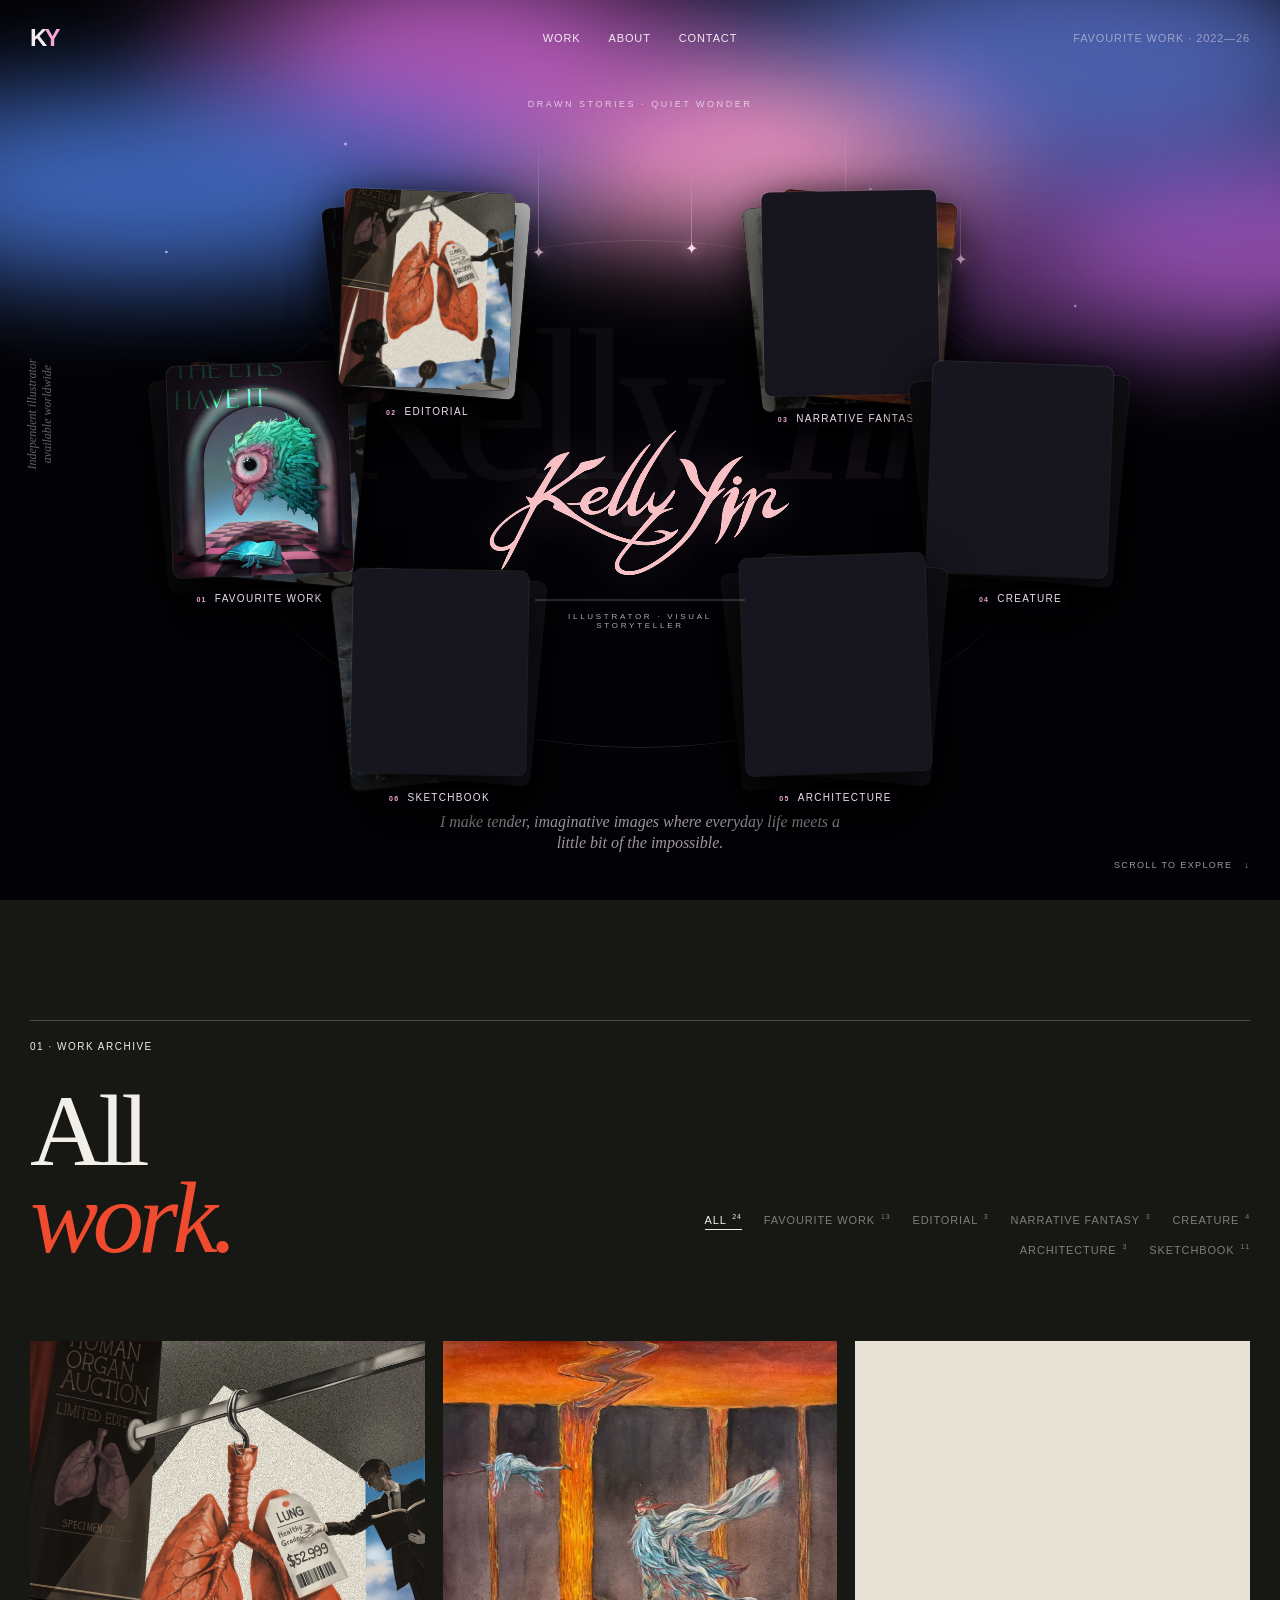
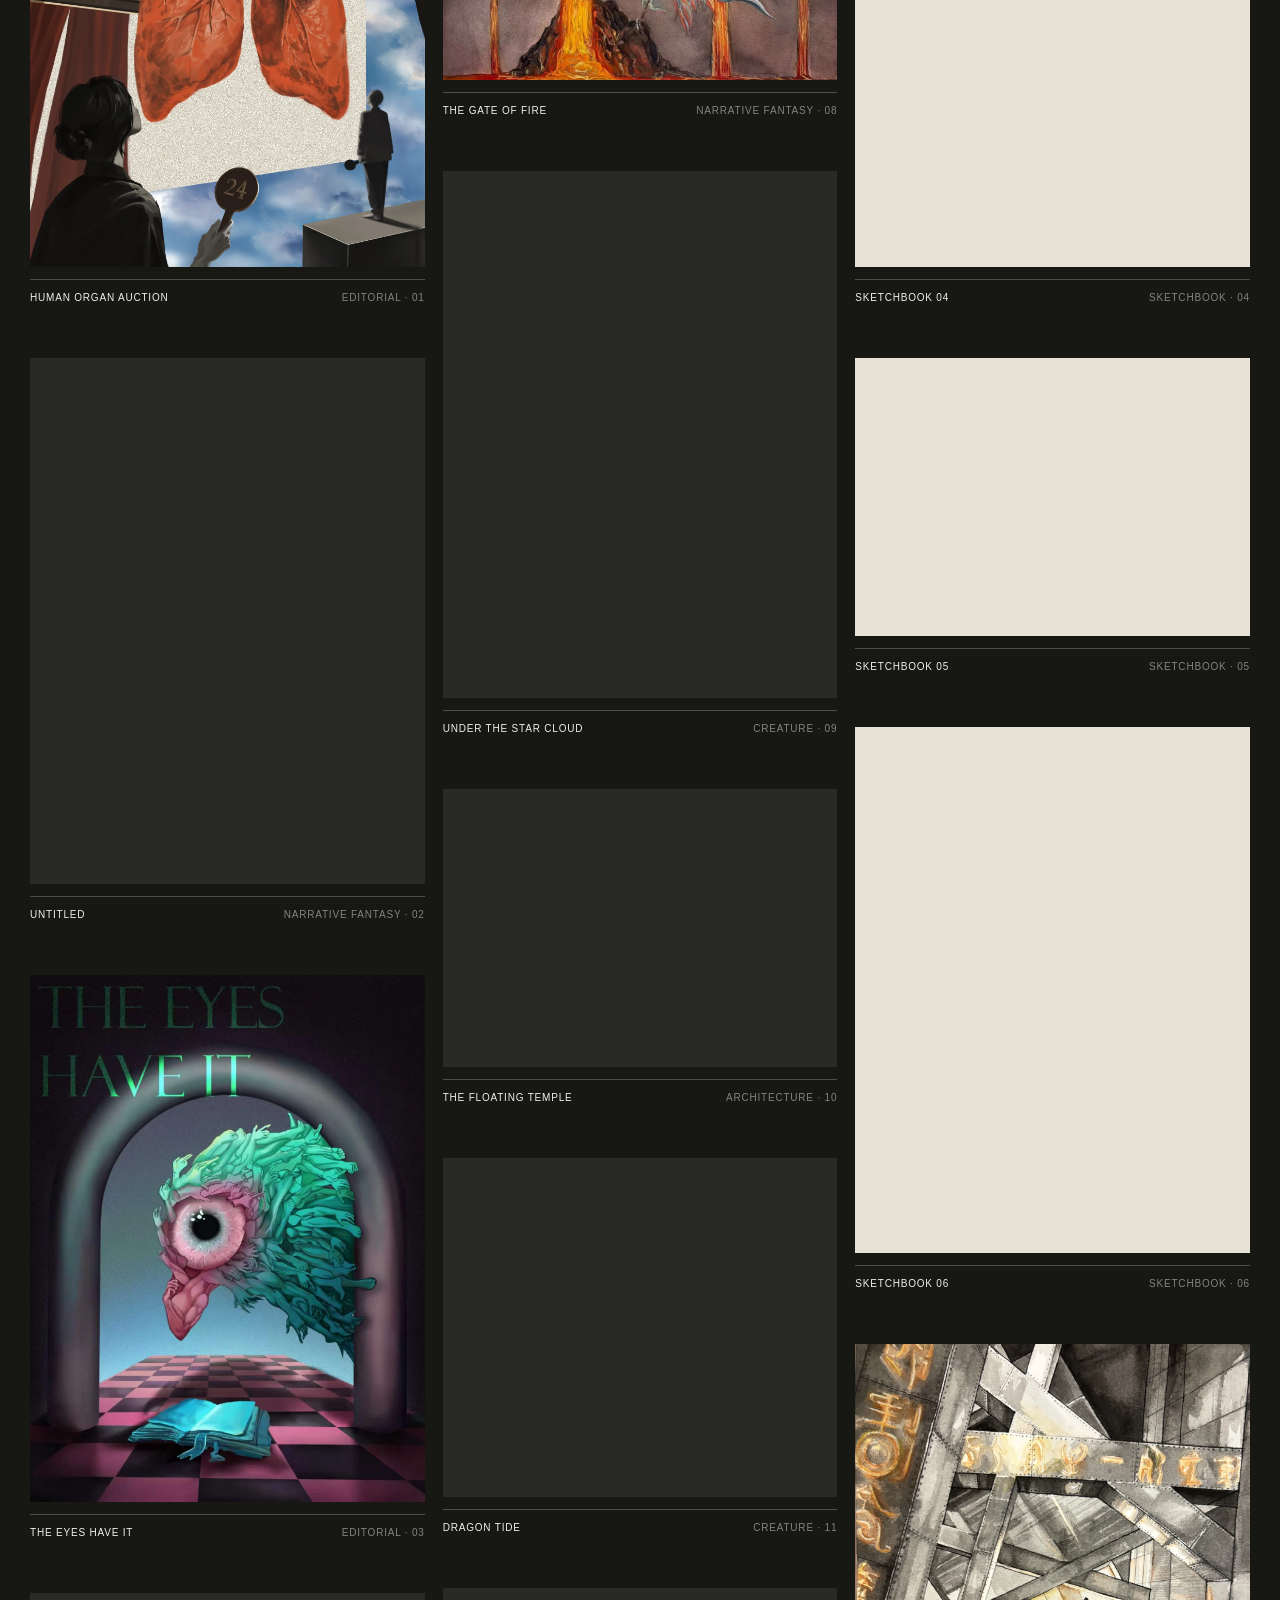
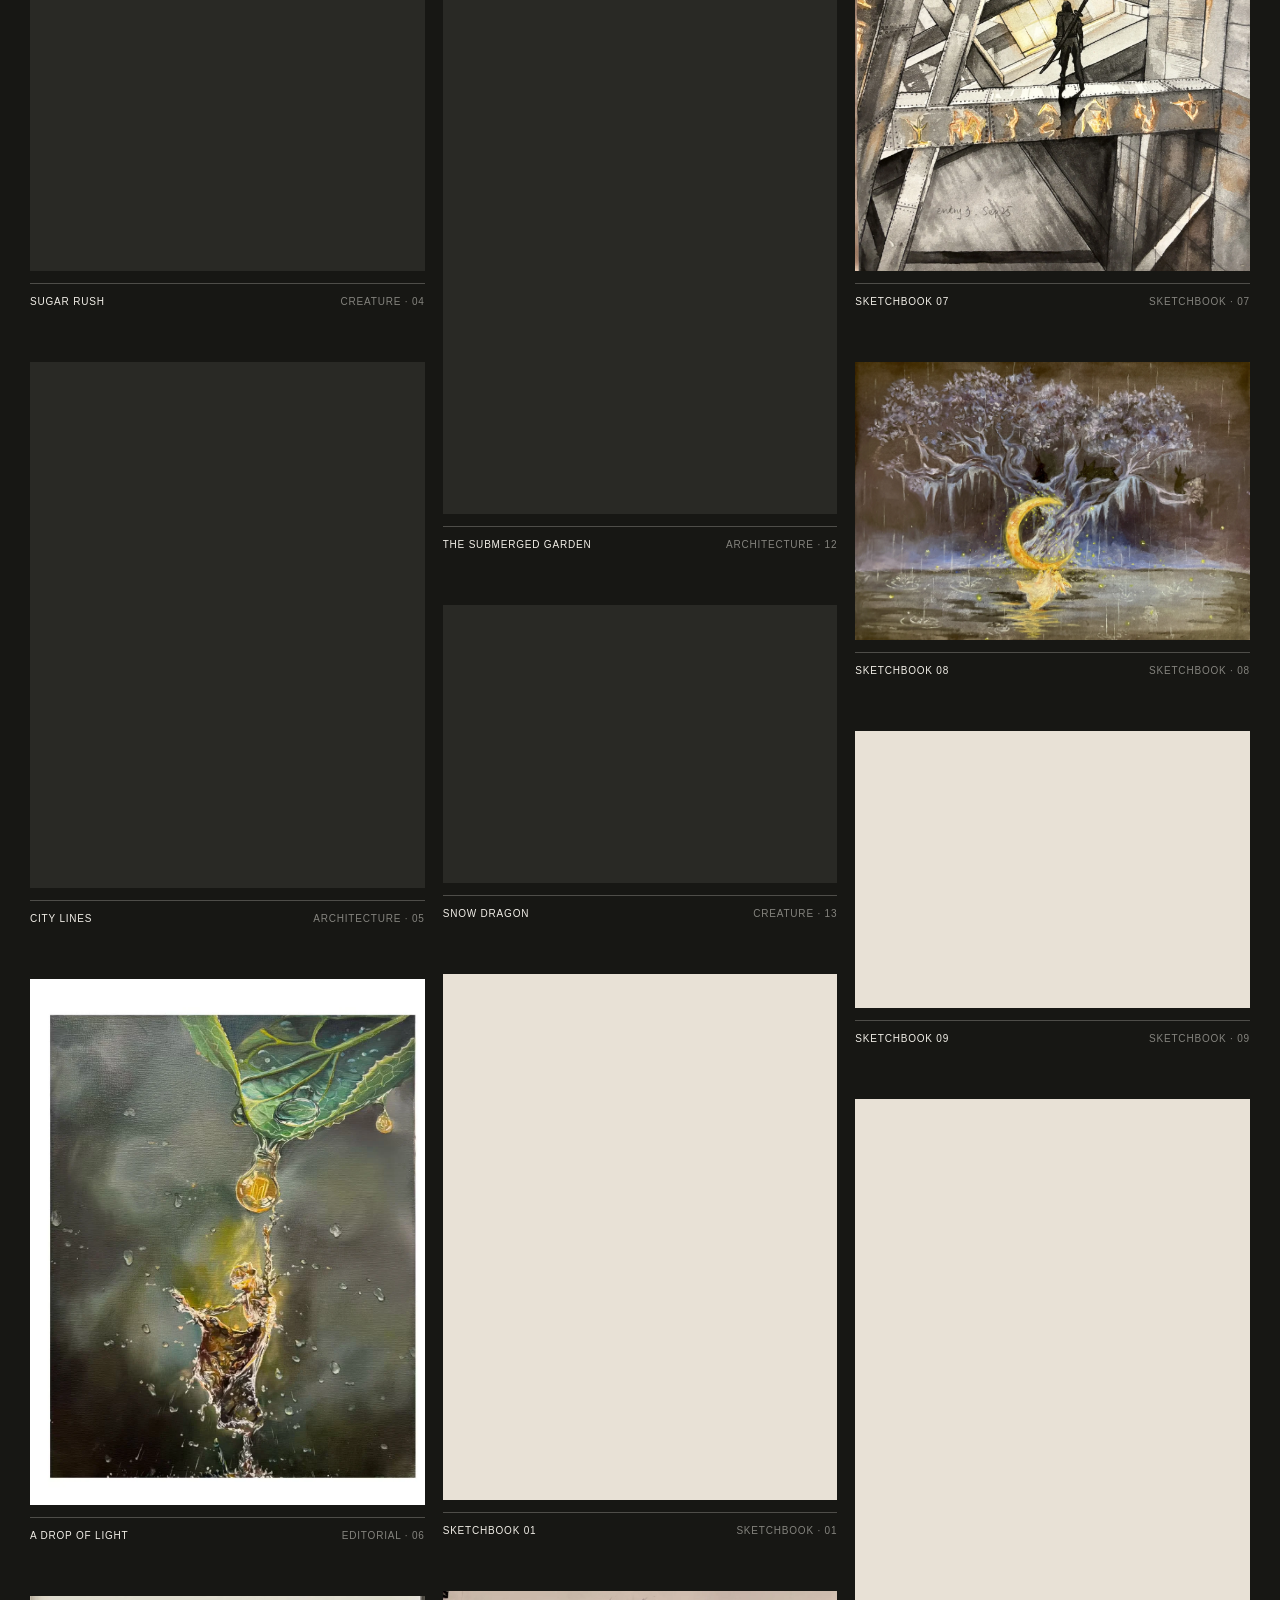
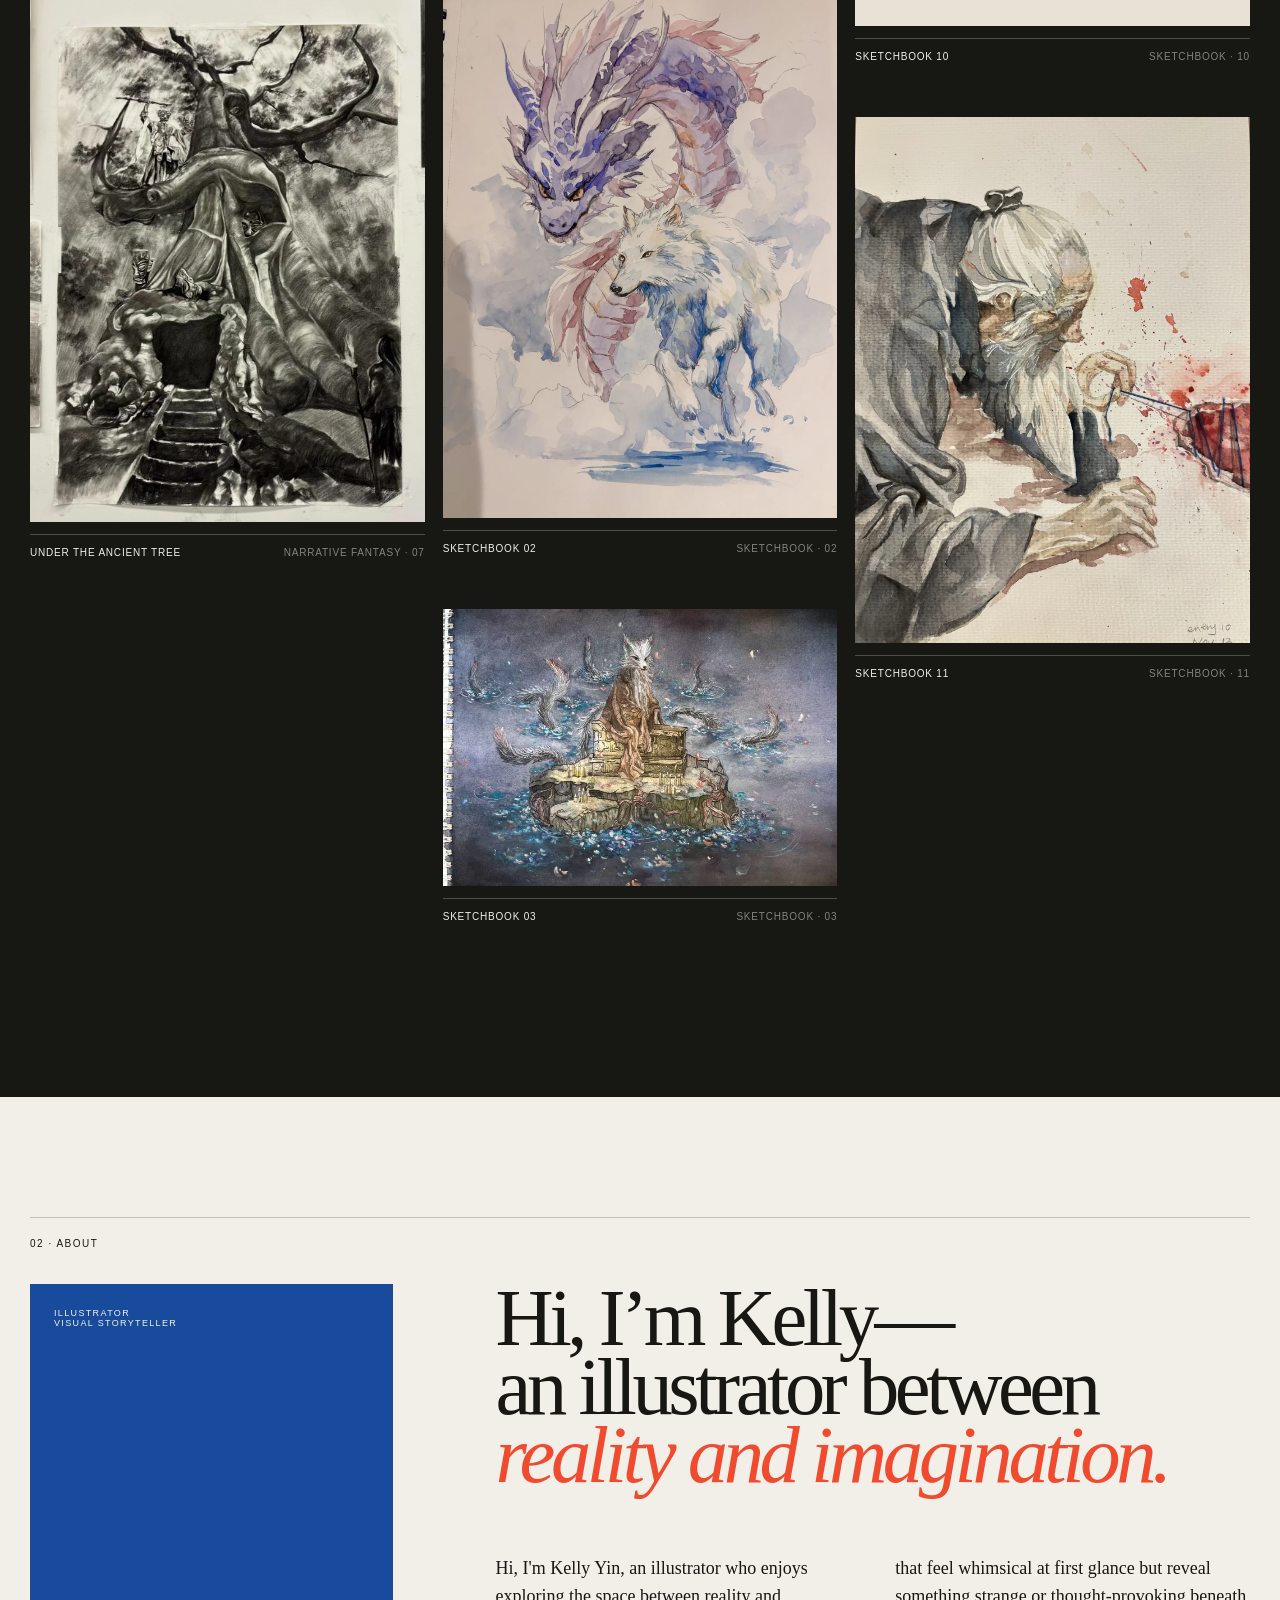
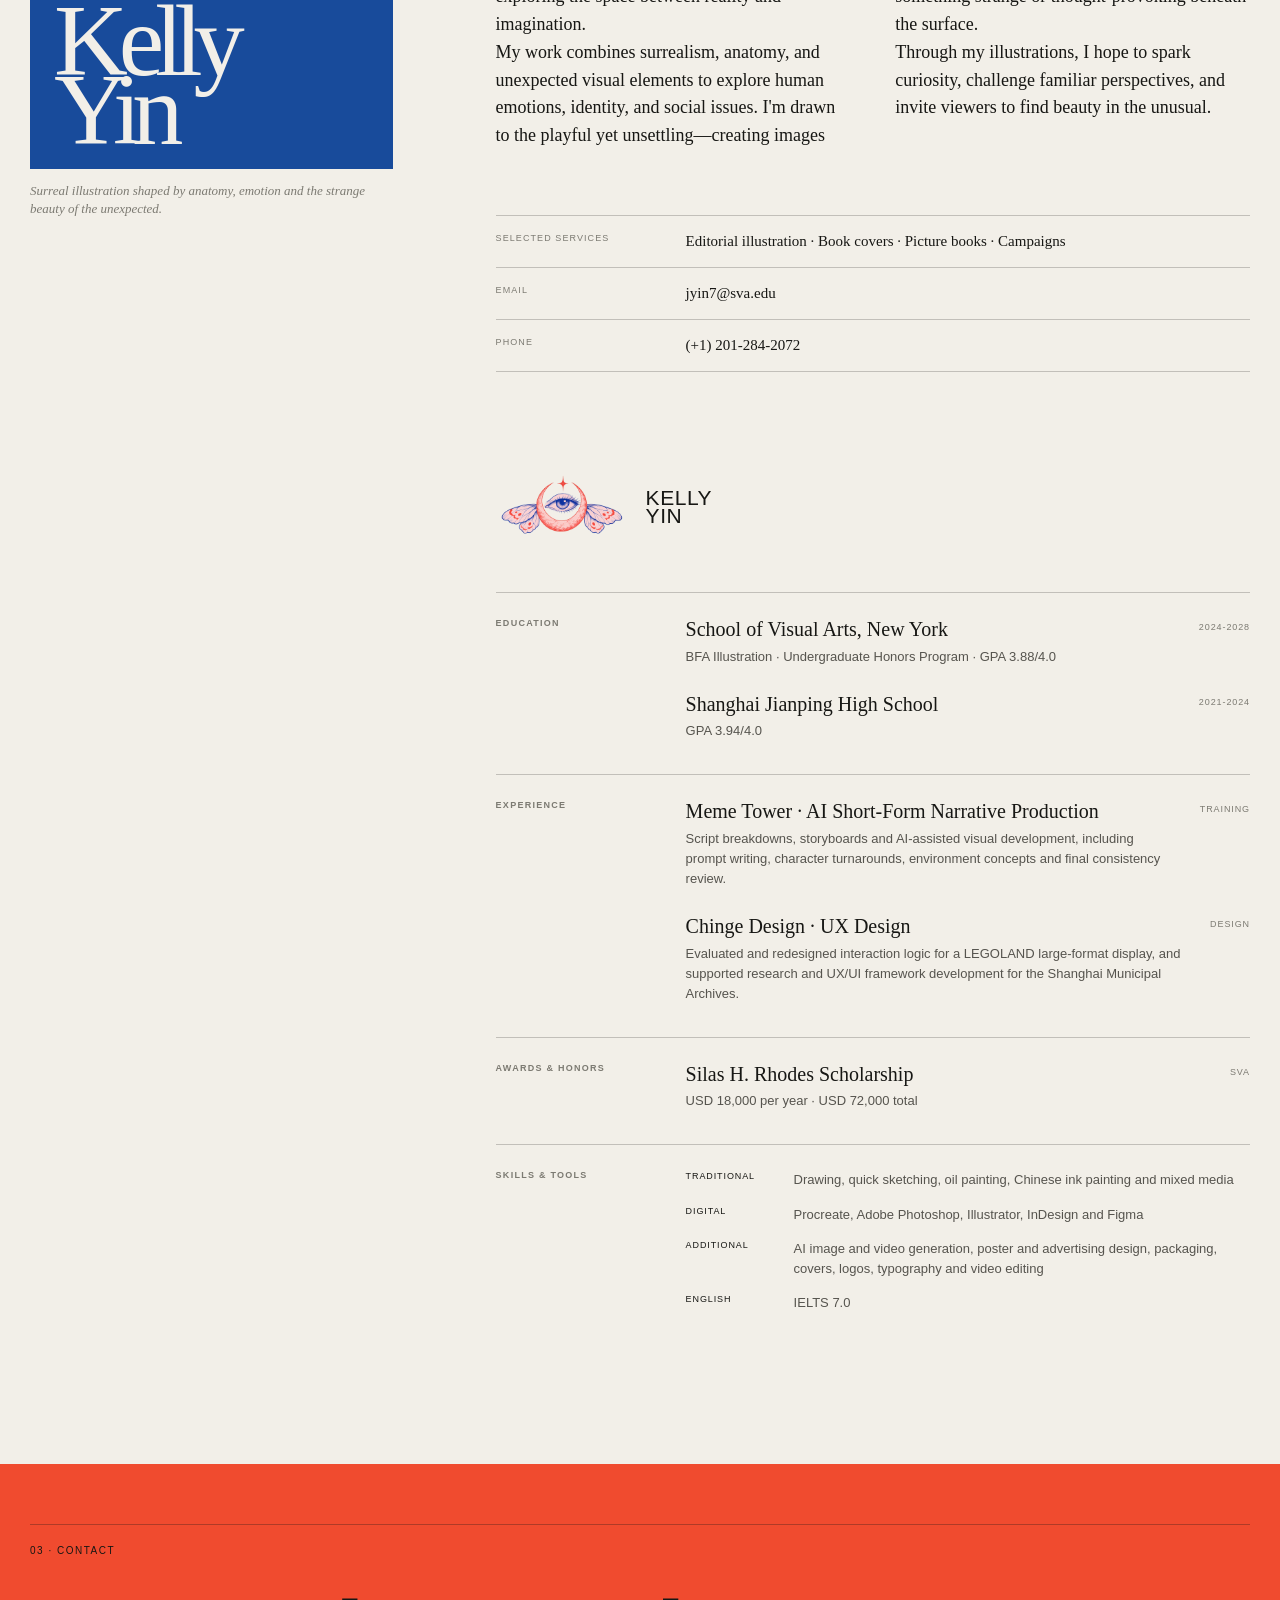
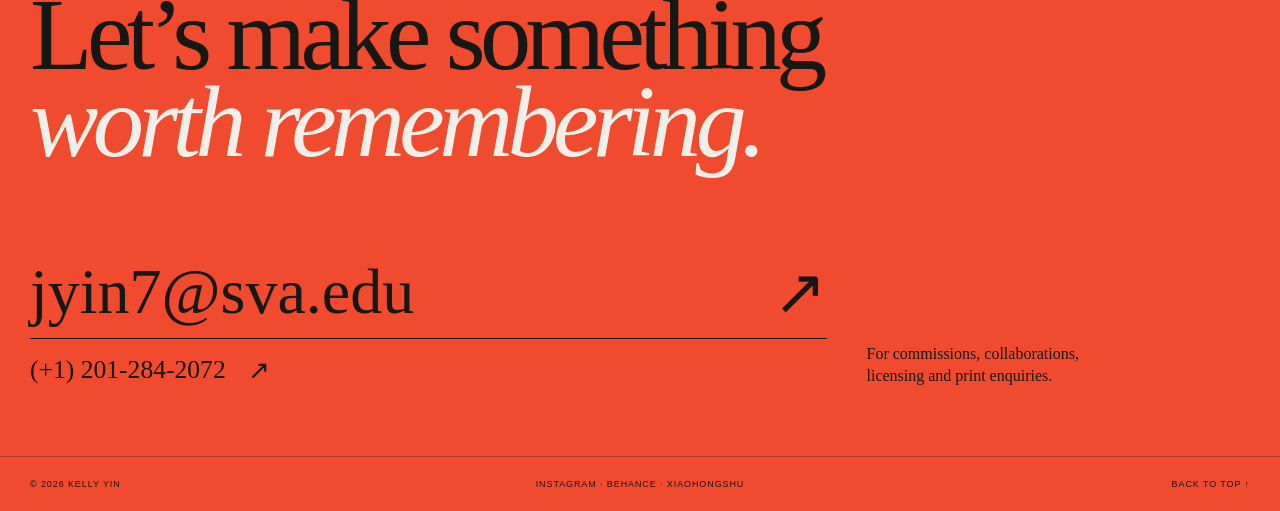
<file: index.html>
<!doctype html>
<html lang="en">
<head>
  <meta charset="utf-8">
  <meta name="viewport" content="width=device-width, initial-scale=1">
  <meta name="description" content="Kelly Yin — independent illustrator. Editorial illustration, picture books and visual storytelling.">
  <title>Kelly Yin — Illustrator</title>
  <link rel="stylesheet" href="styles.css">
</head>
<body>
  <div class="grain" aria-hidden="true"></div>
  <header class="site-header">
    <a class="brand" href="#top" aria-label="Kelly Yin home">K<span>Y</span></a>
    <nav aria-label="Main navigation">
      <a href="#work">Work</a>
      <a href="#about">About</a>
      <a href="#contact">Contact</a>
    </nav>
    <div class="edition">Favourite work · 2022—26</div>
  </header>

  <main id="top">
    <section class="hero" aria-labelledby="hero-title">
      <div class="dream-sky" aria-hidden="true">
        <span class="star-thread s1"></span>
        <span class="star-thread s2"></span>
        <span class="star-thread s3"></span>
        <span class="star-thread s4"></span>
        <span class="star-thread s5"></span>
      </div>
      <p class="side-note">Independent illustrator<br>available worldwide</p>
      <p class="hero-kicker">Drawn stories · quiet wonder</p>
      <h1 id="hero-title"><span>Kelly</span> <em>Yin</em></h1>

      <div class="orbit" aria-label="Illustration categories">
        <div class="orbit-track" id="orbit-track"></div>

        <a class="identity" href="#about" aria-label="Meet Kelly Yin">
          <span class="signature-mark" role="img" aria-label="Kelly Yin">
            <img class="signature-source" id="signature-source" src="assets/kelly-yin-signature-source.png" alt="" aria-hidden="true">
            <canvas id="signature-canvas" aria-hidden="true"></canvas>
            <strong class="signature-fallback">Kelly Yin</strong>
          </span>
          <span>Illustrator · Visual storyteller</span>
        </a>
      </div>

      <p class="hero-intro">I make tender, imaginative images where everyday life meets a little bit of the impossible.</p>
      <a class="scroll-cue" href="#work">Scroll to explore <span>↓</span></a>
    </section>

    <section class="work-section" id="work" aria-labelledby="work-heading">
      <div class="section-head">
        <div>
          <p class="eyebrow">01 · Work archive</p>
          <h2 id="work-heading"><span id="work-heading-main">All</span><br><em id="work-heading-accent">work.</em></h2>
        </div>
        <div class="filters" role="group" aria-label="Browse work by subject and genre">
          <button class="active" data-filter="all">All <sup>24</sup></button>
          <button data-filter="selected">Favourite work <sup>13</sup></button>
          <button data-filter="editorial">Editorial <sup>3</sup></button>
          <button data-filter="narrative">Narrative Fantasy <sup>3</sup></button>
          <button data-filter="character">Creature <sup>4</sup></button>
          <button data-filter="environment">Architecture <sup>3</sup></button>
          <button data-filter="sketchbook">Sketchbook <sup>11</sup></button>
        </div>
      </div>

      <div class="masonry" id="project-grid" aria-live="polite"></div>
    </section>

    <section class="about" id="about" aria-labelledby="about-heading">
      <p class="eyebrow">02 · About</p>
      <div class="about-grid">
        <div class="about-portrait">
          <div class="photo-slot">
            <span>Illustrator<br>Visual storyteller</span>
            <b>Kelly<br>Yin</b>
          </div>
          <p>Surreal illustration shaped by anatomy, emotion and the strange beauty of the unexpected.</p>
        </div>
        <div class="about-copy">
          <h2 id="about-heading">Hi, I’m Kelly—<br>an illustrator between <em>reality and imagination.</em></h2>
          <div class="bio-columns">
            <p>Hi, I'm Kelly Yin, an illustrator who enjoys exploring the space between reality and imagination.</p>
            <p>My work combines surrealism, anatomy, and unexpected visual elements to explore human emotions, identity, and social issues. I'm drawn to the playful yet unsettling—creating images that feel whimsical at first glance but reveal something strange or thought-provoking beneath the surface.</p>
            <p>Through my illustrations, I hope to spark curiosity, challenge familiar perspectives, and invite viewers to find beauty in the unusual.</p>
          </div>
          <dl class="services">
            <div><dt>Selected services</dt><dd>Editorial illustration · Book covers · Picture books · Campaigns</dd></div>
            <div><dt>Email</dt><dd><a href="mailto:jyin7@sva.edu">jyin7@sva.edu</a></dd></div>
            <div><dt>Phone</dt><dd><a href="tel:+12012842072">(+1) 201-284-2072</a></dd></div>
          </dl>

          <section class="mini-cv" aria-labelledby="mini-cv-heading">
            <div class="cv-brand">
              <figure class="cv-emblem" aria-hidden="true">
                <img src="assets/kelly-cv-emblem.png" alt="">
              </figure>
              <h3 id="mini-cv-heading"><span>Kelly</span><span>Yin</span></h3>
            </div>

            <div class="cv-group">
              <h4>Education</h4>
              <div class="cv-list">
                <article class="cv-entry">
                  <div>
                    <h5>School of Visual Arts, New York</h5>
                    <p>BFA Illustration · Undergraduate Honors Program · GPA 3.88/4.0</p>
                  </div>
                  <time>2024-2028</time>
                </article>
                <article class="cv-entry">
                  <div>
                    <h5>Shanghai Jianping High School</h5>
                    <p>GPA 3.94/4.0</p>
                  </div>
                  <time>2021-2024</time>
                </article>
              </div>
            </div>

            <div class="cv-group">
              <h4>Experience</h4>
              <div class="cv-list">
                <article class="cv-entry">
                  <div>
                    <h5>Meme Tower · AI Short-Form Narrative Production</h5>
                    <p>Script breakdowns, storyboards and AI-assisted visual development, including prompt writing, character turnarounds, environment concepts and final consistency review.</p>
                  </div>
                  <span>Training</span>
                </article>
                <article class="cv-entry">
                  <div>
                    <h5>Chinge Design · UX Design</h5>
                    <p>Evaluated and redesigned interaction logic for a LEGOLAND large-format display, and supported research and UX/UI framework development for the Shanghai Municipal Archives.</p>
                  </div>
                  <span>Design</span>
                </article>
              </div>
            </div>

            <div class="cv-group">
              <h4>Awards &amp; honors</h4>
              <div class="cv-list">
                <article class="cv-entry">
                  <div>
                    <h5>Silas H. Rhodes Scholarship</h5>
                    <p>USD 18,000 per year · USD 72,000 total</p>
                  </div>
                  <span>SVA</span>
                </article>
              </div>
            </div>

            <div class="cv-group cv-skills">
              <h4>Skills &amp; tools</h4>
              <div class="skill-lines">
                <p><span>Traditional</span> Drawing, quick sketching, oil painting, Chinese ink painting and mixed media</p>
                <p><span>Digital</span> Procreate, Adobe Photoshop, Illustrator, InDesign and Figma</p>
                <p><span>Additional</span> AI image and video generation, poster and advertising design, packaging, covers, logos, typography and video editing</p>
                <p><span>English</span> IELTS 7.0</p>
              </div>
            </div>
          </section>
        </div>
      </div>
    </section>

    <section class="contact" id="contact" aria-labelledby="contact-heading">
      <p class="eyebrow">03 · Contact</p>
      <h2 id="contact-heading">Let’s make something<br><em>worth remembering.</em></h2>
      <div class="contact-row">
        <div class="contact-links">
          <a class="email-link" href="mailto:jyin7@sva.edu">jyin7@sva.edu <span>↗</span></a>
          <a class="phone-link" href="tel:+12012842072">(+1) 201-284-2072 <span>↗</span></a>
        </div>
        <p>For commissions, collaborations,<br>licensing and print enquiries.</p>
      </div>
    </section>
  </main>

  <footer>
    <span>© 2026 Kelly Yin</span>
    <span>Instagram · Behance · Xiaohongshu</span>
    <a href="#top">Back to top ↑</a>
  </footer>
  <script src="data.js"></script>
  <script src="app.js"></script>
</body>
</html>
</file>
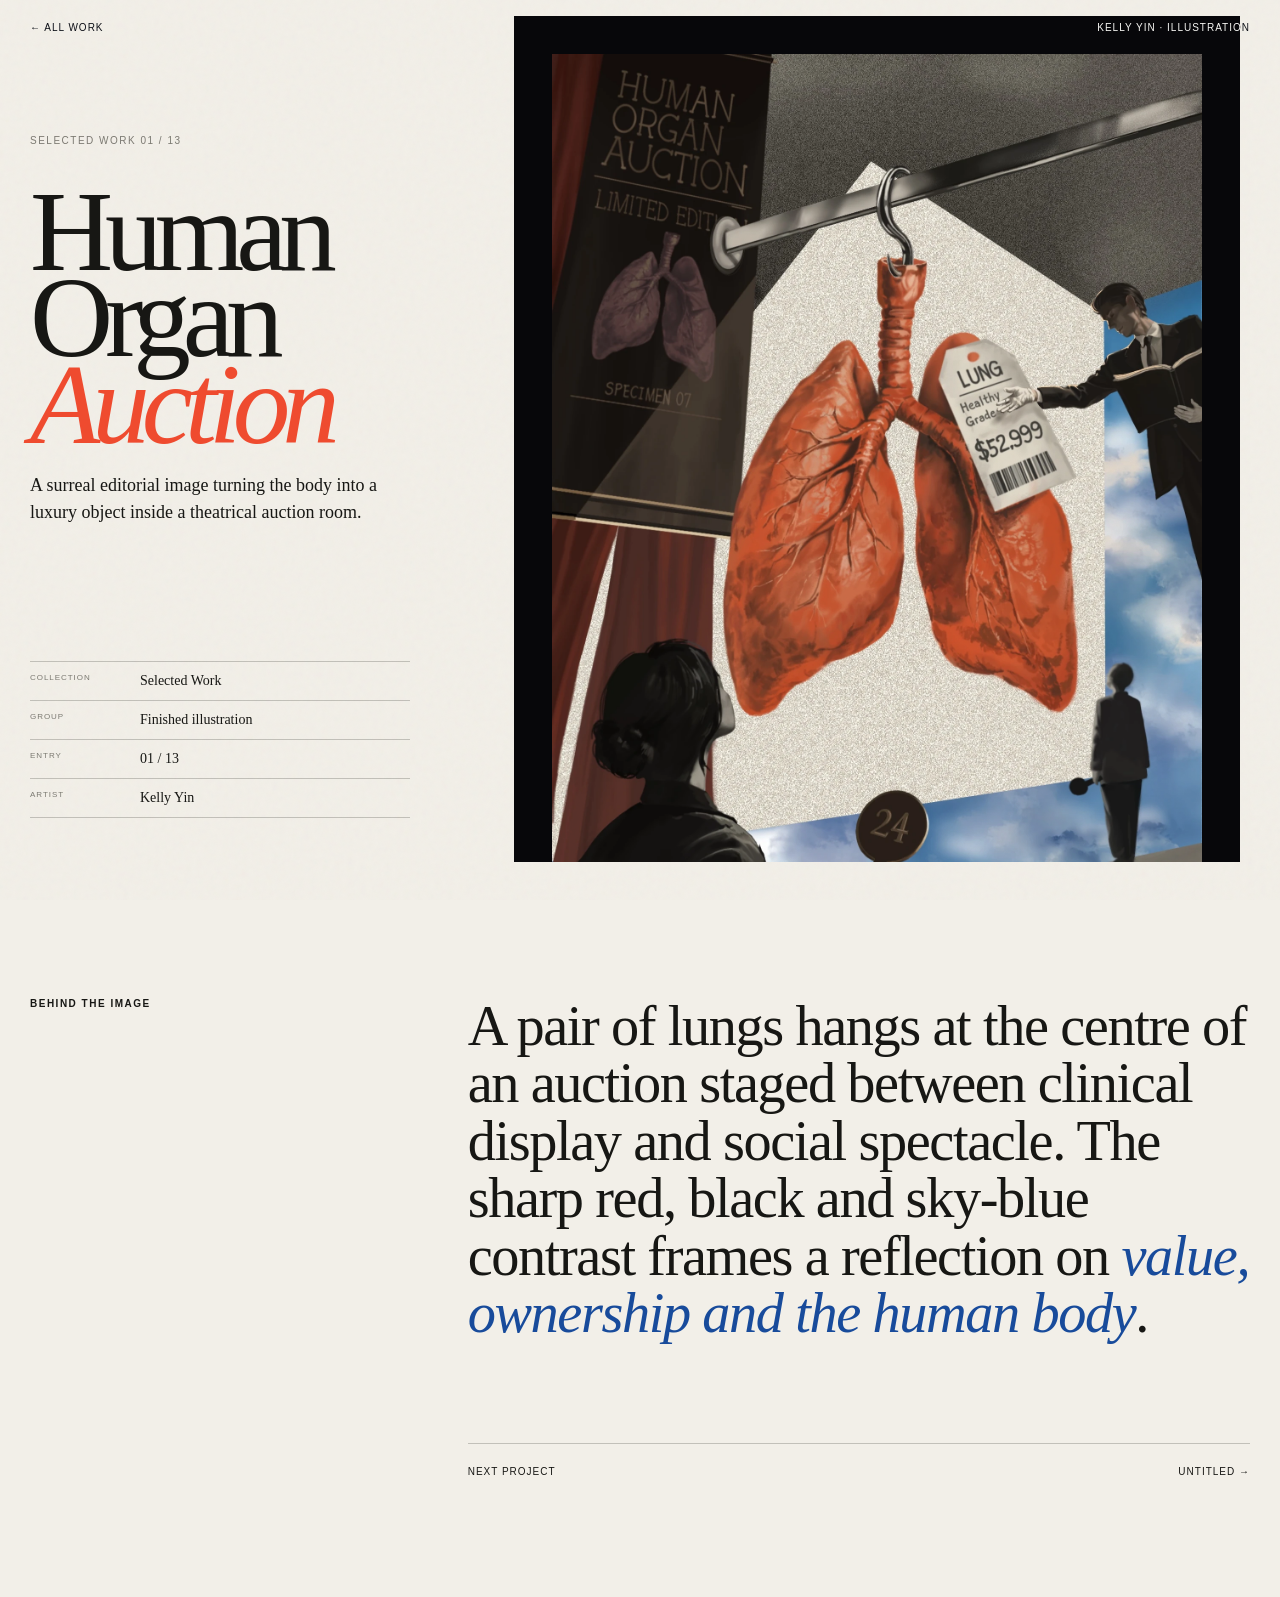
<file: project.html>
<!doctype html>
<html lang="zh-CN">
<head>
  <meta charset="utf-8">
  <meta name="viewport" content="width=device-width, initial-scale=1">
  <title>Project — Kelly Yin</title>
  <link rel="stylesheet" href="styles.css">
  <style>
    .project-page { min-height: 100vh; background: var(--paper); }
    .project-nav { position: fixed; z-index: 20; inset: 0 0 auto; padding: 22px 30px; display: flex; justify-content: space-between; font-size: 10px; text-transform: uppercase; letter-spacing: .1em; mix-blend-mode: difference; color: white; }
    .project-nav a:hover { opacity: .55; }
    .project-hero { min-height: 94vh; display: grid; grid-template-columns: .74fr 1.26fr; }
    .project-copy { padding: 130px 5vw 60px 30px; display: flex; flex-direction: column; justify-content: space-between; }
    .project-copy .number { font-size: 10px; text-transform: uppercase; letter-spacing: .15em; color: var(--muted); }
    .project-copy h1 { margin: 40px 0 25px; font-family: var(--serif); font-size: clamp(65px, 9vw, 140px); font-weight: 400; line-height: .75; letter-spacing: -.07em; }
    .project-copy h1 em { font-weight: 400; color: var(--red); }
    .project-copy .summary { max-width: 500px; font-family: var(--serif); font-size: 18px; line-height: 1.48; }
    .project-facts { margin: 60px 0 0; border-top: 1px solid var(--line); }
    .project-facts div { display: grid; grid-template-columns: 110px 1fr; padding: 11px 0; border-bottom: 1px solid var(--line); }
    .project-facts dt { font-size: 8px; text-transform: uppercase; letter-spacing: .12em; color: var(--muted); }
    .project-facts dd { margin: 0; font-family: var(--serif); font-size: 14px; }
    .project-image { height: 94vh; background: #07070a; overflow: hidden; display: grid; place-items: center; padding: clamp(18px, 3vw, 52px); }
    .project-image img { object-fit: contain; object-position: center; }
    .project-detail { padding: 120px 30px; display: grid; grid-template-columns: .6fr 1.4fr; gap: 8vw; }
    .project-detail h2 { margin: 0; font-size: 10px; text-transform: uppercase; letter-spacing: .15em; }
    .project-detail p { margin: 0; max-width: 820px; font-family: var(--serif); font-size: clamp(28px, 4.4vw, 62px); line-height: 1.02; letter-spacing: -.025em; }
    .project-detail p em { color: var(--blue); }
    .next-project { margin-top: 100px; padding: 22px 0 0; border-top: 1px solid var(--line); display: flex; justify-content: space-between; font-size: 10px; text-transform: uppercase; letter-spacing: .1em; }
    @media(max-width:820px){
      .project-nav { padding: 18px; }
      .project-hero { grid-template-columns: 1fr; }
      .project-copy { min-height: 690px; padding: 100px 18px 45px; }
      .project-image { height: 72vh; padding: 18px; }
      .project-detail { grid-template-columns: 1fr; padding: 80px 18px; gap: 40px; }
    }
  </style>
</head>
<body class="project-page">
  <div class="grain" aria-hidden="true"></div>
  <nav class="project-nav"><a href="index.html#work">← All work</a><span>Kelly Yin · Illustration</span></nav>
  <main>
    <section class="project-hero">
      <div class="project-copy">
        <div>
          <span class="number" id="project-number">Selected Work 01 / 11</span>
          <h1 id="project-title">The Eyes <em>Have It</em></h1>
          <p class="summary" id="project-summary">A surreal image built around an all-seeing eye, layered hands and a theatrical checkerboard space.</p>
        </div>
        <dl class="project-facts">
          <div><dt>Collection</dt><dd id="project-collection">Selected Work</dd></div>
          <div><dt>Group</dt><dd id="project-group">Finished illustration</dd></div>
          <div><dt>Entry</dt><dd id="project-entry">01 / 11</dd></div>
          <div><dt>Artist</dt><dd>Kelly Yin</dd></div>
        </dl>
      </div>
      <figure class="project-image"><img id="project-image" src="assets/portfolio/work-01.webp" alt="Surreal eye formed by many reaching hands inside a glowing arch"></figure>
    </section>
    <section class="project-detail">
      <h2>Behind the image</h2>
      <div>
        <p id="project-description">A dark, dreamlike composition where the gaze becomes both subject and architecture. Repeated hands create a sense of <em>movement, tension and collective attention</em>.</p>
        <a class="next-project" id="next-project" href="project.html?id=sugar-rush"><span>Next project</span><span id="next-name">Sugar Rush →</span></a>
      </div>
    </section>
  </main>
  <script src="data.js"></script>
  <script>
    const projects = window.KELLY_PROJECTS || [];
    const params = new URLSearchParams(location.search);
    const requestedIndex = projects.findIndex(p => p.id === params.get('id'));
    const index = requestedIndex >= 0 ? requestedIndex : 0;
    const project = projects[index];
    const next = projects[(index + 1) % projects.length];
    const collection = project.category === 'selected' ? 'Selected Work' : 'Sketchbook';
    const group = project.category === 'selected' ? 'Finished illustration' : 'Works on paper';
    const groupProjects = projects.filter(p => p.category === project.category);
    const groupIndex = groupProjects.findIndex(p => p.id === project.id);
    const titleWords = project.title.split(' ');
    const titleHtml = titleWords.length > 1
      ? `${titleWords.slice(0, -1).join(' ')} <em>${titleWords.at(-1)}</em>`
      : `<em>${project.title}</em>`;
    document.title = project.title + ' — Kelly Yin';
    document.querySelector('#project-number').textContent = `${collection} ${String(groupIndex + 1).padStart(2,'0')} / ${String(groupProjects.length).padStart(2,'0')}`;
    document.querySelector('#project-title').innerHTML = titleHtml;
    document.querySelector('#project-summary').textContent = project.summary;
    document.querySelector('#project-collection').textContent = collection;
    document.querySelector('#project-group').textContent = group;
    document.querySelector('#project-entry').textContent = `${String(groupIndex + 1).padStart(2,'0')} / ${String(groupProjects.length).padStart(2,'0')}`;
    document.querySelector('#project-image').src = project.image;
    document.querySelector('#project-image').alt = project.alt;
    document.querySelector('#project-description').innerHTML = project.description;
    document.querySelector('#next-project').href = `project.html?id=${next.id}`;
    document.querySelector('#next-name').textContent = next.title + ' →';
  </script>
</body>
</html>
</file>
<file: styles.css>
:root {
  --paper: #f2efe8;
  --ink: #171714;
  --red: #f04b2f;
  --blue: #184b9b;
  --muted: #7c7a72;
  --line: rgba(23, 23, 20, .22);
  --serif: "Iowan Old Style", "Palatino Linotype", Georgia, serif;
  --sans: Arial, Helvetica, sans-serif;
}

* { box-sizing: border-box; }
html { scroll-behavior: smooth; }
body {
  margin: 0;
  color: var(--ink);
  background: var(--paper);
  font-family: var(--sans);
  overflow-x: hidden;
}
body::selection { color: var(--paper); background: var(--blue); }
img { width: 100%; height: 100%; object-fit: cover; display: block; }
a { color: inherit; text-decoration: none; }
button { font: inherit; }
.grain {
  position: fixed; inset: 0; z-index: 100; pointer-events: none; opacity: .18; mix-blend-mode: multiply;
  background-image: url("data:image/svg+xml,%3Csvg viewBox='0 0 180 180' xmlns='http://www.w3.org/2000/svg'%3E%3Cfilter id='n'%3E%3CfeTurbulence type='fractalNoise' baseFrequency='.8' numOctaves='3' stitchTiles='stitch'/%3E%3C/filter%3E%3Crect width='100%25' height='100%25' filter='url(%23n)' opacity='.2'/%3E%3C/svg%3E");
}

.site-header {
  position: absolute; z-index: 20; top: 0; left: 0; right: 0;
  display: grid; grid-template-columns: 1fr auto 1fr; align-items: center;
  padding: 24px 30px; font-size: 11px; text-transform: uppercase; letter-spacing: .08em; color: #f5edf2;
}
.brand { font-size: 24px; font-weight: 800; letter-spacing: -.12em; }
.brand span { color: #f4a8d7; }
.site-header nav { display: flex; gap: 28px; }
.site-header nav a { position: relative; }
.site-header nav a::after { content: ""; position: absolute; left: 0; right: 100%; bottom: -5px; height: 1px; background: currentColor; transition: right .3s; }
.site-header nav a:hover::after { right: 0; }
.edition { justify-self: end; color: rgba(245,237,242,.5); }

.hero { position: relative; min-height: 100vh; display: grid; place-items: center; overflow: hidden; padding: 110px 30px 70px; background: #030306; color: #f7eff4; isolation: isolate; }
.hero::before {
  content: ""; position: absolute; z-index: -3; top: -22%; left: 50%; width: 120%; height: 76%; transform: translateX(-50%);
  background:
    radial-gradient(ellipse at 18% 56%, rgba(92,139,255,.75) 0 8%, transparent 28%),
    radial-gradient(ellipse at 38% 38%, rgba(220,117,225,.78) 0 8%, transparent 26%),
    radial-gradient(ellipse at 56% 52%, rgba(255,168,210,.9) 0 7%, transparent 28%),
    radial-gradient(ellipse at 78% 38%, rgba(115,141,255,.72) 0 9%, transparent 29%),
    radial-gradient(ellipse at 91% 65%, rgba(197,113,230,.72) 0 7%, transparent 25%);
  filter: blur(32px) saturate(1.15); opacity: .92; border-radius: 42% 58% 48% 52%; animation: cloud-breathe 11s ease-in-out infinite alternate;
}
.hero::after {
  content: ""; position: absolute; z-index: -2; inset: 0; opacity: .58;
  background-image:
    radial-gradient(circle at 13% 28%, #fff 0 1px, transparent 1.6px),
    radial-gradient(circle at 27% 16%, #f9d7ef 0 1.2px, transparent 1.8px),
    radial-gradient(circle at 68% 21%, #fff 0 1px, transparent 1.6px),
    radial-gradient(circle at 84% 34%, #cabfff 0 1px, transparent 1.7px),
    radial-gradient(circle at 73% 59%, #fff 0 1px, transparent 1.7px),
    radial-gradient(circle at 18% 67%, #f6cae9 0 1px, transparent 1.6px);
}
.dream-sky { position: absolute; z-index: -1; inset: 0; pointer-events: none; }
.star-thread { position: absolute; top: 20%; width: 1px; height: 90px; background: linear-gradient(to bottom, transparent, rgba(255,232,247,.42)); transform-origin: top; animation: thread-sway 5s ease-in-out infinite alternate; }
.star-thread::after { content: "✦"; position: absolute; left: 50%; bottom: -9px; transform: translateX(-50%); color: #ffd9ef; font-size: 16px; text-shadow: 0 0 14px rgba(255,177,229,.9); }
.star-thread.s1 { left: 31%; height: 68px; animation-delay: -1s; }
.star-thread.s2 { left: 42%; top: 15%; height: 118px; animation-delay: -3s; }
.star-thread.s3 { left: 54%; top: 19%; height: 78px; animation-delay: -2s; }
.star-thread.s4 { left: 66%; top: 13%; height: 136px; animation-delay: -4s; }
.star-thread.s5 { left: 75%; top: 22%; height: 62px; animation-delay: -.5s; }
.hero-kicker { position: absolute; top: 11%; z-index: 3; margin: 0; font-size: 9px; text-transform: uppercase; letter-spacing: .28em; color: rgba(255,244,250,.72); }
.hero h1 { position: absolute; top: 36%; z-index: -1; margin: 0; font-family: var(--serif); font-size: clamp(100px, 17vw, 245px); font-weight: 400; letter-spacing: -.08em; line-height: .75; color: rgba(255,255,255,.035); white-space: nowrap; }
.hero h1 em { font-weight: 400; color: rgba(244,168,215,.06); }
.side-note { position: absolute; left: 25px; top: 46%; transform: rotate(-90deg) translateX(-50%); transform-origin: left top; margin: 0; font-family: var(--serif); font-size: 12px; font-style: italic; text-align: center; color: rgba(245,237,242,.4); }

.orbit { width: min(78vw, 960px); aspect-ratio: 1.55 / 1; position: relative; margin-top: 48px; }
.orbit::before { content: ""; position: absolute; inset: 9% 7%; border: 1px solid rgba(255,223,243,.13); border-radius: 50%; mask-image: linear-gradient(90deg, transparent, #000 22%, #000 78%, transparent); }
.orbit-track { position: absolute; inset: 0; transform-origin: 50% 50%; animation: orbit-turn 72s linear infinite; }
.orbit-item { position: absolute; width: 170px; aspect-ratio: 4 / 5.35; z-index: 2; transition: filter .45s, opacity .45s; transform-origin: center; animation: orbit-counter 72s linear infinite; }
.orbit:hover .orbit-track, .orbit:hover .orbit-item, .orbit:focus-within .orbit-track, .orbit:focus-within .orbit-item { animation-play-state: paused; }
.stack-cards { position: absolute; inset: 0 0 30px; }
.stack-card { position: absolute; inset: 0; overflow: hidden; border-radius: 8px; background: #17151e; box-shadow: 0 18px 48px rgba(0,0,0,.68), 0 0 0 1px rgba(255,255,255,.12); transition: transform .5s cubic-bezier(.2,.7,.2,1), filter .45s, box-shadow .45s; }
.stack-card:nth-child(1) { z-index: 3; transform: rotate(var(--card-rotation, -1deg)); }
.stack-card:nth-child(2) { z-index: 2; transform: translate(11px, 5px) rotate(5deg); filter: brightness(.72) saturate(.78); }
.stack-card:nth-child(3) { z-index: 1; transform: translate(-11px, 9px) rotate(-6deg); filter: brightness(.55) saturate(.7); }
.stack-card img { width: 100%; height: 100%; object-fit: cover; transition: transform .55s; }
.stack-label { position: absolute; z-index: 5; left: 50%; bottom: -4px; display: flex; gap: 8px; align-items: baseline; transform: translateX(-50%); white-space: nowrap; padding: 5px 8px; border-radius: 999px; background: rgba(3,3,6,.68); box-shadow: 0 7px 22px rgba(0,0,0,.34); font-size: 10px; text-transform: uppercase; letter-spacing: .13em; color: rgba(255,238,247,.94); }
.stack-label b { font-size: 7px; color: #f3a9d5; }
.orbit-item:hover { z-index: 8; }
.orbit-item:hover .stack-card:nth-child(1) { transform: rotate(var(--card-rotation, -1deg)) translateY(-5px) scale(1.07); box-shadow: 0 27px 64px rgba(0,0,0,.82), 0 0 30px rgba(235,154,215,.2); }
.orbit-item:hover .stack-card:nth-child(2) { transform: translate(22px, 7px) rotate(9deg); }
.orbit-item:hover .stack-card:nth-child(3) { transform: translate(-22px, 11px) rotate(-10deg); }
.orbit-item:hover .stack-card:first-child img { transform: scale(1.025); }
.orbit:hover .orbit-item:not(:hover), .orbit:focus-within .orbit-item:not(:focus-within) { filter: blur(5px) grayscale(.35); opacity: .27; }
.orbit:hover .identity, .orbit:focus-within .identity { opacity: .42; filter: blur(1px); }
.p1 { left: 1%; top: 29%; width: 180px; --card-rotation: -2deg; }
.p2 { left: 19%; top: 1%; width: 170px; --card-rotation: 2deg; }
.p3 { right: 19%; top: 1%; width: 175px; --card-rotation: -1deg; }
.p4 { right: 1%; top: 29%; width: 180px; --card-rotation: 2deg; }
.p5 { right: 20%; bottom: 0; width: 185px; --card-rotation: -2deg; }
.p6 { left: 20%; bottom: 0; width: 175px; --card-rotation: 1deg; }
.identity { position: absolute; z-index: 5; left: 50%; top: 55%; width: 360px; transform: translate(-50%,-50%); display: flex; flex-direction: column; align-items: center; text-align: center; transition: opacity .45s, filter .45s; }
.portrait-placeholder { width: 106px; aspect-ratio: 1; border-radius: 50%; background: var(--red); display: grid; place-items: center; margin-bottom: 15px; overflow: hidden; color: #171714; }
.portrait-placeholder b { font-family: var(--serif); font-size: 38px; font-weight: 400; font-style: italic; }
.portrait-placeholder small { position: absolute; margin-top: 58px; font-size: 7px; text-transform: uppercase; letter-spacing: .15em; }
.signature-mark { display: grid; width: 330px; min-height: 94px; place-items: center; }
.signature-source { display: none; }
.signature-mark canvas { display: none; width: 100%; height: auto; filter: drop-shadow(0 0 18px rgba(244,168,215,.18)); }
.signature-mark.is-ready canvas { display: block; }
.signature-mark.is-ready .signature-fallback { display: none; }
.signature-fallback { font-family: var(--serif); font-size: 52px; line-height: .9; font-weight: 400; font-style: italic; letter-spacing: -.06em; color: #f3b8d9; text-shadow: 0 0 26px rgba(244,168,215,.2); }
.identity > span:last-child { width: 210px; margin-top: 14px; padding-top: 11px; border-top: 1px solid rgba(255,224,241,.32); font-size: 8px; text-transform: uppercase; letter-spacing: .34em; color: rgba(255,238,247,.7); }
.hero-intro { position: absolute; bottom: 46px; left: 50%; transform: translateX(-50%); width: min(410px, 70vw); margin: 0; font-family: var(--serif); font-size: 16px; font-style: italic; text-align: center; line-height: 1.35; color: rgba(255,240,248,.62); }
.scroll-cue { position: absolute; right: 30px; bottom: 30px; font-size: 9px; text-transform: uppercase; letter-spacing: .15em; color: rgba(255,244,250,.62); }
.scroll-cue span { display: inline-block; margin-left: 8px; animation: bob 1.5s ease-in-out infinite; }

.work-section, .about, .contact { padding: 120px 30px; }
.work-section { background: #171714; color: var(--paper); }
.section-head { display: grid; grid-template-columns: .9fr 1.1fr; align-items: end; border-top: 1px solid rgba(242,239,232,.25); padding-top: 20px; margin-bottom: 80px; }
.eyebrow { margin: 0 0 35px; font-size: 10px; text-transform: uppercase; letter-spacing: .15em; }
.section-head h2, .about h2, .contact h2 { margin: 0; font-family: var(--serif); font-size: clamp(52px, 8vw, 112px); font-weight: 400; line-height: .85; letter-spacing: -.055em; }
.section-head h2 em, .about h2 em, .contact h2 em { font-weight: 400; color: var(--red); }
.filters { justify-self: end; display: flex; flex-wrap: wrap; justify-content: flex-end; gap: 9px 22px; max-width: 680px; }
.filters button { color: rgba(242,239,232,.48); border: 0; border-bottom: 1px solid transparent; background: transparent; padding: 4px 0; cursor: pointer; font-size: 11px; text-transform: uppercase; letter-spacing: .08em; }
.filters button:hover, .filters button.active { color: var(--paper); border-color: currentColor; }
.filters sup { margin-left: 2px; font-size: 7px; }

.masonry { columns: 2; column-gap: 18px; }
.project-card { break-inside: avoid; padding-bottom: 55px; opacity: 1; transform: translateY(0); transition: opacity .4s, transform .4s; }
.project-card.hidden { display: none; }
.project-card figure { margin: 0; overflow: hidden; background: #292925; }
.project-card.sketch-card figure { background: #e8e1d6; }
.project-card.tall figure { aspect-ratio: 3 / 4; }
.project-card.wide figure { aspect-ratio: 1.42 / 1; }
.project-card.medium figure { aspect-ratio: 1 / .86; }
.project-card img { transition: transform .8s cubic-bezier(.2,.7,.2,1), filter .8s; }
.project-card a:hover img { transform: scale(1.035); filter: saturate(1.05); }
.project-meta { display: flex; justify-content: space-between; gap: 15px; padding-top: 12px; border-top: 1px solid rgba(242,239,232,.25); margin-top: 12px; font-size: 10px; text-transform: uppercase; letter-spacing: .08em; }
.project-meta span:last-child { color: rgba(242,239,232,.5); text-align: right; }
.crop-right img { object-position: 80% center; }
.crop-flower img { object-position: 78% center; }
.crop-cup img { object-position: 25% center; }

.about { min-height: 100vh; }
.about > .eyebrow { border-top: 1px solid var(--line); padding-top: 20px; }
.about-grid { display: grid; grid-template-columns: .65fr 1.35fr; gap: 8vw; align-items: start; }
.about-portrait { position: sticky; top: 80px; }
.photo-slot { aspect-ratio: 3 / 4; background: var(--blue); color: var(--paper); padding: 24px; display: flex; flex-direction: column; justify-content: space-between; }
.photo-slot span { font-size: 9px; text-transform: uppercase; letter-spacing: .15em; }
.photo-slot b { font-family: var(--serif); font-size: clamp(58px, 8vw, 120px); line-height: .67; letter-spacing: -.09em; font-weight: 400; }
.about-portrait p { font-family: var(--serif); font-size: 13px; font-style: italic; color: var(--muted); line-height: 1.4; max-width: 340px; }
.about h2 { font-size: clamp(48px, 6.3vw, 94px); }
.bio-columns { columns: 2; column-gap: 45px; margin: 65px 0; font-family: var(--serif); font-size: 18px; line-height: 1.55; }
.bio-columns p { margin: 0; }
.services { margin: 0; border-top: 1px solid var(--line); }
.services div { display: grid; grid-template-columns: 170px 1fr; gap: 20px; border-bottom: 1px solid var(--line); padding: 17px 0; }
.services dt { font-size: 9px; text-transform: uppercase; letter-spacing: .12em; color: var(--muted); }
.services dd { margin: 0; font-family: var(--serif); font-size: 15px; }

.mini-cv { margin-top: 90px; }
.cv-brand { display: flex; align-items: center; gap: 18px; padding: 0 0 42px; }
.cv-brand h3 { display: grid; gap: 1px; margin: 0; font-size: 21px; font-weight: 500; line-height: .82; letter-spacing: .025em; text-transform: uppercase; }
.cv-emblem { flex: 0 0 auto; width: 132px; margin: 0; }
.cv-emblem img { display: block; width: 100%; height: auto; }
.cv-group { display: grid; grid-template-columns: 170px 1fr; gap: 20px; padding: 25px 0 7px; border-top: 1px solid var(--line); }
.cv-group > h4 { margin: 0; color: var(--muted); font-size: 9px; text-transform: uppercase; letter-spacing: .14em; }
.cv-list { display: grid; }
.cv-entry { display: grid; grid-template-columns: 1fr auto; gap: 28px; align-items: start; padding: 0 0 26px; }
.cv-entry h5 { margin: 0 0 6px; font-family: var(--serif); font-size: 20px; font-weight: 400; line-height: 1.12; }
.cv-entry p, .skill-lines p { margin: 0; color: #56544e; font-size: 13px; line-height: 1.55; }
.cv-entry > time, .cv-entry > span { padding-top: 4px; color: var(--muted); font-size: 9px; text-transform: uppercase; letter-spacing: .1em; white-space: nowrap; }
.skill-lines { display: grid; gap: 14px; padding-bottom: 24px; }
.skill-lines p { display: grid; grid-template-columns: 90px 1fr; gap: 18px; }
.skill-lines p span { color: var(--ink); font-size: 9px; text-transform: uppercase; letter-spacing: .1em; }

.contact { background: var(--red); padding-top: 60px; padding-bottom: 70px; }
.contact > .eyebrow { border-top: 1px solid rgba(23,23,20,.3); padding-top: 20px; }
.contact h2 { max-width: 1150px; }
.contact h2 em { color: var(--paper); }
.contact-row { display: grid; grid-template-columns: 1.35fr .65fr; align-items: end; gap: 40px; margin-top: 90px; }
.contact-links { display: grid; gap: 16px; }
.contact-links a { font-family: var(--serif); display: flex; justify-content: space-between; }
.contact-links .email-link { font-size: clamp(30px, 5vw, 72px); border-bottom: 1px solid currentColor; padding-bottom: 8px; }
.contact-links .phone-link { width: fit-content; gap: 22px; font-size: clamp(18px, 2vw, 30px); }
.contact-row p { margin: 0; font-family: var(--serif); font-size: 16px; line-height: 1.35; }
footer { display: grid; grid-template-columns: 1fr 1fr 1fr; padding: 22px 30px; background: var(--red); border-top: 1px solid rgba(23,23,20,.3); font-size: 9px; text-transform: uppercase; letter-spacing: .1em; }
footer span:nth-child(2) { text-align: center; }
footer a { text-align: right; }

@keyframes cloud-breathe { to { transform: translateX(-50%) scale(1.06) translateY(14px); filter: blur(38px) saturate(1.24); } }
@keyframes thread-sway { to { transform: rotate(2.5deg) translateX(3px); opacity: .65; } }
@keyframes orbit-turn { to { transform: rotate(360deg); } }
@keyframes orbit-counter { to { transform: rotate(-360deg); } }
@keyframes bob { 50% { transform: translateY(5px); } }

@media (min-width: 1200px) {
  .masonry { columns: 3; }
}

@media (max-width: 820px) {
  .site-header { grid-template-columns: 1fr auto; padding: 18px; }
  .site-header nav { gap: 18px; }
  .edition { display: none; }
  .hero { min-height: 900px; padding-inline: 18px; }
  .side-note { display: none; }
  .hero h1 { top: 35%; font-size: 26vw; }
  .hero-kicker { top: 9%; }
  .orbit { position: absolute; left: calc(50% - 390px); top: 180px; width: 780px; margin: 0; transform: scale(.72); transform-origin: center; }
  .hero-intro { bottom: 62px; }
  .scroll-cue { right: 18px; bottom: 20px; }
  .work-section, .about, .contact { padding: 80px 18px; }
  .section-head { grid-template-columns: 1fr; gap: 40px; margin-bottom: 50px; }
  .filters { justify-self: start; justify-content: flex-start; }
  .masonry { columns: 1; }
  .project-card { padding-bottom: 40px; }
  .about-grid { grid-template-columns: 1fr; gap: 55px; }
  .about-portrait { position: static; }
  .photo-slot { max-height: 520px; }
  .bio-columns { columns: 1; font-size: 17px; }
  .bio-columns p + p { margin-top: 22px; }
  .services div { grid-template-columns: 120px 1fr; }
  .mini-cv { margin-top: 70px; }
  .cv-brand { padding-bottom: 34px; }
  .cv-group { grid-template-columns: 1fr; gap: 18px; }
  .contact-row { grid-template-columns: 1fr; margin-top: 60px; }
  footer { grid-template-columns: 1fr auto; gap: 14px; padding-inline: 18px; }
  footer span:nth-child(2) { display: none; }
}

@media (max-width: 520px) {
  .hero { min-height: 940px; }
  .orbit { left: calc(50% - 195px); top: 245px; width: 390px; transform: none; }
  .orbit::before { inset: 6% 4%; }
  .orbit-item { width: 108px; }
  .stack-cards { inset: 0 0 27px; }
  .stack-label { bottom: -7px; gap: 5px; padding: 4px 6px; font-size: 8px; letter-spacing: .08em; }
  .stack-label b { font-size: 6px; }
  .p1 { left: 8%; top: 28%; width: 112px; }
  .p2 { left: 14%; top: 0; width: 104px; }
  .p3 { right: 14%; top: 0; width: 106px; }
  .p4 { right: 8%; top: 28%; width: 112px; }
  .p5 { right: 14%; bottom: -12%; width: 110px; }
  .p6 { left: 14%; bottom: -12%; width: 106px; }
  .p2 .stack-label, .p3 .stack-label { top: 7px; bottom: auto; }
  .identity { top: 55%; width: 190px; }
  .signature-mark { width: 230px; min-height: 72px; }
  .signature-fallback { font-size: 34px; }
  .identity > span:last-child { width: 130px; margin-top: 9px; padding-top: 8px; font-size: 5px; }
  .cv-brand { gap: 14px; }
  .cv-brand h3 { font-size: 18px; }
  .cv-emblem { width: 92px; }
  .cv-entry { grid-template-columns: 1fr; gap: 9px; }
  .cv-entry > time, .cv-entry > span { padding-top: 0; }
  .skill-lines p { grid-template-columns: 1fr; gap: 5px; }
}

@media (prefers-reduced-motion: reduce) {
  html { scroll-behavior: auto; }
  .orbit-track, .orbit-item, .hero::before, .star-thread, .scroll-cue span { animation: none; }
  *, *::before, *::after { transition-duration: .01ms !important; }
}
</file>
